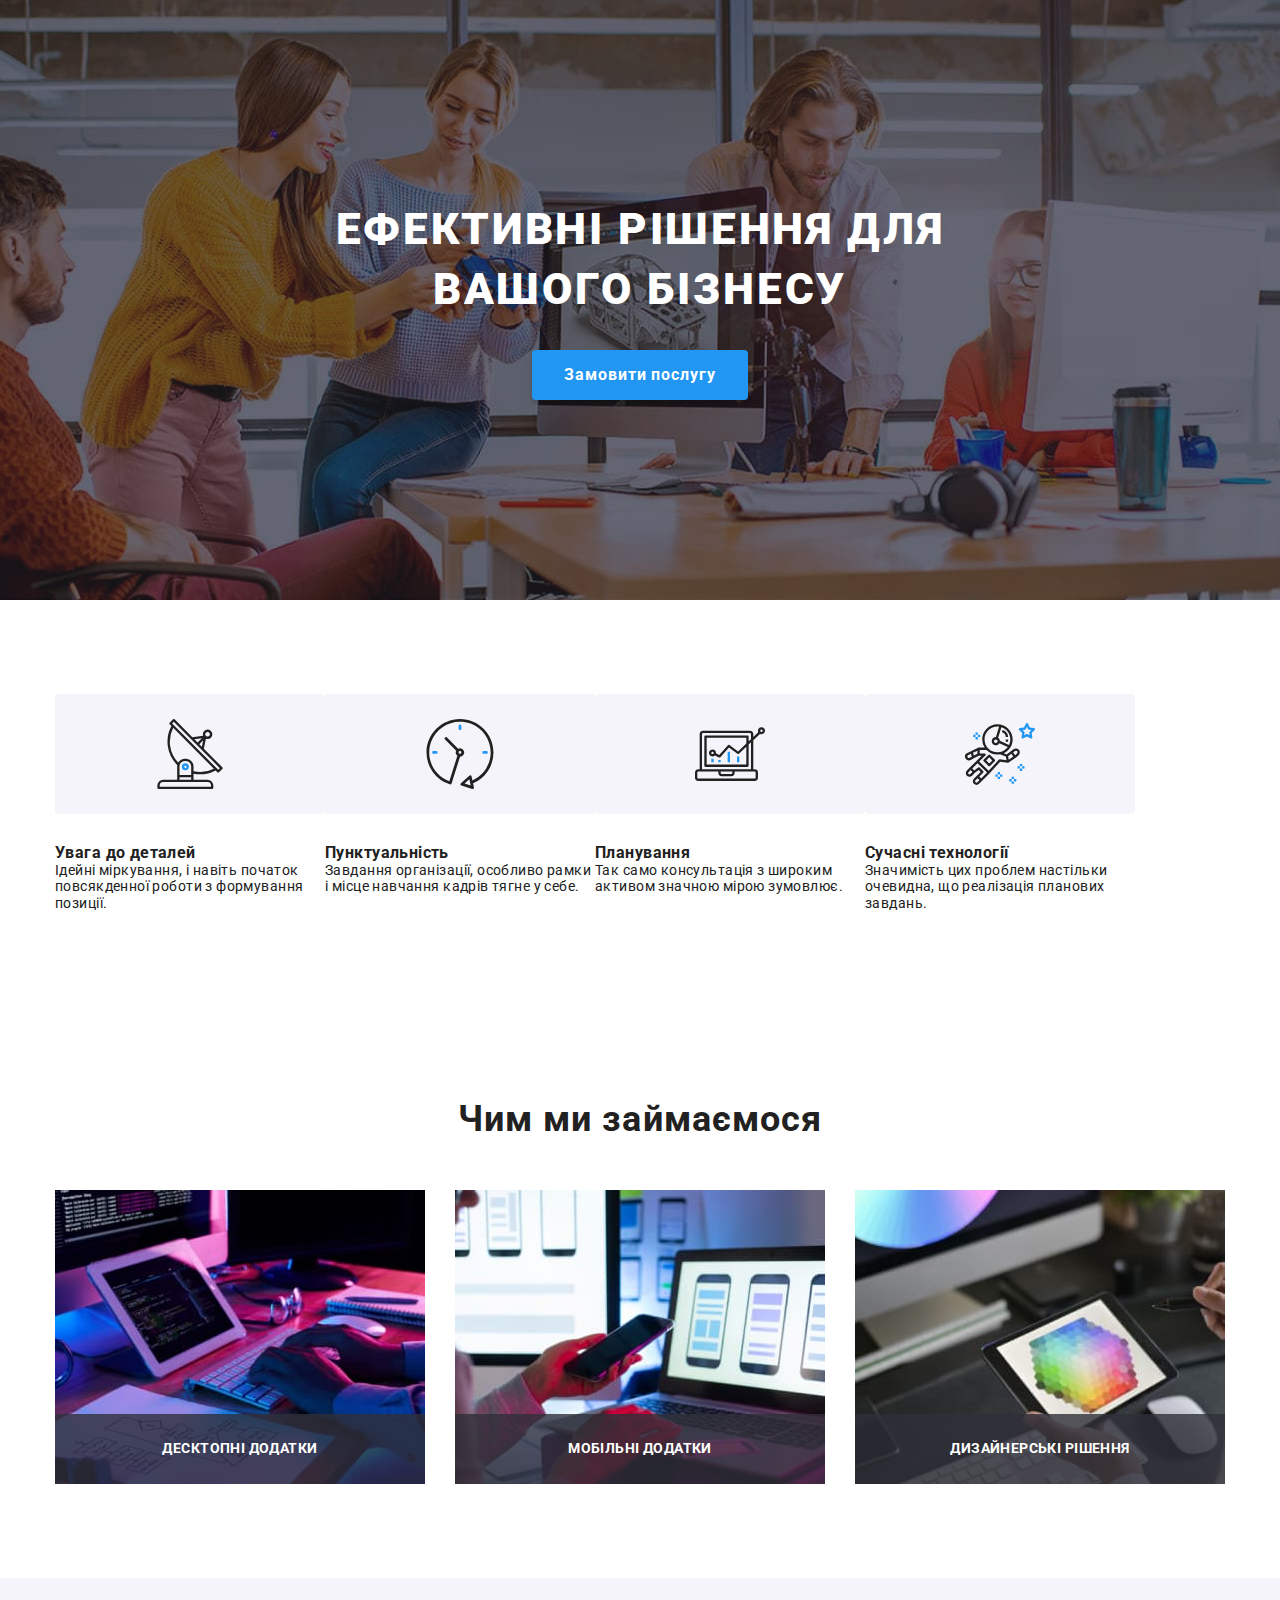
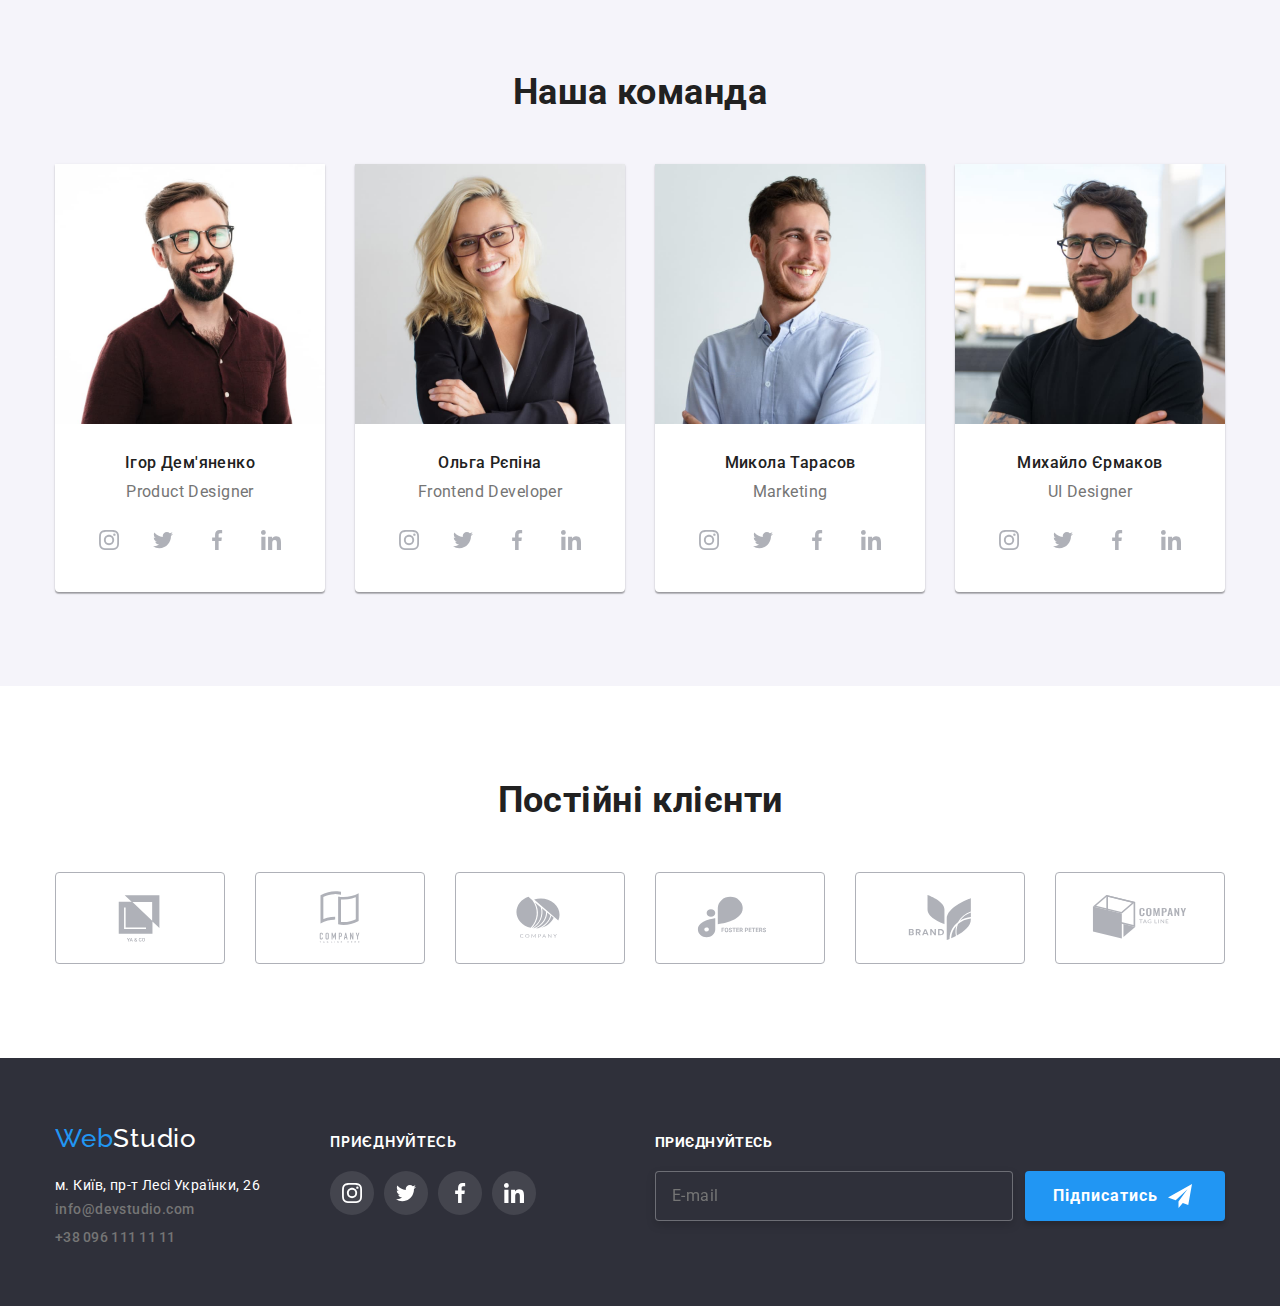
<file: index.html>
<!DOCTYPE html>
<html lang="uk">

<head>
    <meta charset="UTF-8">
    <meta
        http-equiv="X-UA-Compatible"
        content="IE=edge"
    >
    <meta
        name="viewport"
        content="width=device-width, initial-scale=1.0"
    >
    <title>WebStudio</title>
    <link
        rel="preconnect"
        href="https://fonts.googleapis.com"
    >
    <link
        rel="preconnect"
        href="https://fonts.gstatic.com"
        crossorigin
    >
    <link
        href="https://fonts.googleapis.com/css2?family=Raleway:wght@700&family=Roboto:wght@400;500;700;900&display=swap"
        rel="stylesheet"
    >
    
    <link
        rel="stylesheet"
        href="./css/main.min.css"
    >
   

</head>

<body class="body">
    <header hidden class="header">
        <div class="container header-container">
            <nav class="navigation">
                <a
                    href="./index.html"
                    class="logo"
                ><span
                        class="logo__dark"
                    >Web</span>Studio</a>
                <ul class="nav">
                    <li class="nav__item"><a
                            href="./index.html"
                            class="nav__link  nav__link--active"
                        >Студія</a></li>
                    <li class="nav__item"><a
                            href="./portfolio.html"
                            class="nav__link"
                        >Портфоліо</a></li>
                    <li class="nav__item"><a
                            href="Контакти"
                            class="nav__link"
                        >Контакти</a></li>
                </ul>
            </nav>
                <ul class="contacts">
                    <li class="contacts__item"><a
                            href="mailto:info@devstudio.com"
                            class="contacts__link"
                        >
                            <svg
                                class="contacts__icon"
                                width="16"
                                height="12"
                            >
                                <use href="./image/icons.svg#icon-mail">

                                </use>
                            </svg>
                            info@devstudio.com</a></li>
                    <li class="contacts__item"><a
                            href="tel:+380961111111"
                            class="contacts__link"
                        >
                            <svg
                                class="contacts__icon"
                                width="10"
                                height="16"
                            >
                                <use href="./image/icons.svg#icon-smartphone">

                                </use>
                            </svg>
                            +38 096 111 11 11</a>
                    </li>
                </ul>
                <button class="button-menu js-open-menu"  type="button" aria-expanded="false" aria-controls="mobile-menu">
                    <svg width="40" hight="40">
                        <use href="./image/icons.svg#icon-menuburg"></use>
                    </svg>
                </button>
        </div>
    </header>
    <main>
        <section class="hero section ">
            <div class="container">
                <h1 class="hero__title">Ефективні рішення для вашого бізнесу</h1>
                <button
                    class="hero__button"
                    data-modal-open
                >Замовити послугу</button>
            </div>
            <div
                class="backdrop is-hidden"
                data-modal
            >
                <div class="modal">
                    <button
                        class="modal__button-close"
                        data-modal-close
                    >
                        <svg
                            class="modal__icon"
                            width="18"
                            height="18"
                        >
                            <use href="./image/icons.svg#icon-closed"> </use>
                        </svg>
                    </button>
                    <!-- Modal window -->

                    <strong class="modal__title">
                        Залиште свої дані, ми вам передзвонимо
                    </strong>
                    <form
                        name="registr"
                        id="modal-form"
                    >
                        <div
                            role="group"
                            aria-labelledby="modal-form"
                            class="info"
                        >
                            <div class="modal__case">
                                <label
                                    class="modal__label-title"
                                    for="name"
                                >Ім'я</label>
                                <input
                                    type="text"
                                    name="name"
                                    id="name"
                                    class="modal__input"
                                >
                                <svg class="model__icon">
                                    <use href="./image/icons.svg#icon-person"></use>
                                </svg>
                            </div>
                            <div class="modal__case">
                                <label
                                    class="modal__label-title"
                                    for="tel"
                                >Телефон</label>
                                <input
                                    type="text"
                                    name="tel"
                                    id="tel"
                                    class="modal__input"
                                >
                                <svg class="model__icon">
                                    <use href="./image/icons.svg#icon-phone"></use>
                                </svg>
                            </div>
                            <div class="modal__case">
                                <label
                                    class="modal__label-title"
                                    for="mail"
                                >Пошта</label>
                                <input
                                    type="text"
                                    name="email"
                                    id="mail"
                                    class="modal__input"
                                >
                                <svg class="model__icon">
                                    <use href="./image/icons.svg#icon-emaili"></use>
                                </svg>
                            </div>
                            <div class="modal__case">
                                <label
                                    class="modal__label-title"
                                    for="comment"
                                >Коментар</label>
                                <textarea
                                    class="modal__comment"
                                    name="comment"
                                    id="comment"
                                    placeholder="Введіть текст"
                                ></textarea>
                            </div>
                        </div>
                        <label
                            for="condition"
                            class="modal__check-label"
                        >
                            <input
                                type="checkbox"
                                name="condition"
                                id="condition"
                                class="modal__check-input"
                            >
                            <svg class="modal__check-icon">
                                <use
                                    class="model__icon-unchek"
                                    href="./image/icons.svg#icon-Vector"
                                ></use>
                                <use
                                    class="model__icon-chek"
                                    href="./image/icons.svg#icon-icon-check"
                                ></use>
                            </svg>
                            <span class="ckeck">Погоджуюся з розсилкою та приймаю</span>
                            <a
                                href="#"
                                class="condition"
                            >Умови договору</a>
                        </label>
                        <button
                            type="submit"
                            class="modal__button modal__send"
                        >Відправити</button>
                    </form>
                </div>
            </div>
        </section>
        <section class="section advantage">
            <div class="container">
                <h2 class="hidden">Наші особливості</h2>
                <ul class="advantages">
                    <li class="advantages__item">
                        <div class="edge__case">
                            <svg
                                width="70"
                                height="70"
                            >
                                <use href="./image/icons.svg#icon-antenna-1">

                                </use>
                            </svg>
                        </div>
                        <h3 class="advantages__title">Увага до деталей</h3>
                        <p class="advantages__text">Ідейні міркування, і навіть початок повсякденної роботи з формування
                            позиції.</p>
                    </li>
                    <li class="advantages__item">
                        <div class="edge__case">
                            <svg
                                width="70"
                                height="70"
                            >
                                <use href="./image/icons.svg#icon-clock-1">

                                </use>
                            </svg>
                        </div>
                        <h3 class="advantages__title">Пунктуальність</h3>
                        <p class="advantages__text">Завдання організації, особливо рамки і місце навчання кадрів тягне у
                            себе.</p>
                    </li>
                    <li class="advantages__item">
                        <div class="edge__case">
                            <svg
                                width="70"
                                height="70"
                            >
                                <use href="./image/icons.svg#icon-diagram-1">

                                </use>
                            </svg>
                        </div>
                        <h3 class="advantages__title">Планування</h3>
                        <p class="advantages__text">Так само консультація з широким активом значною мірою зумовлює.</p>
                    </li>
                    <li class="advantages__item">
                        <div class="edge__case">
                            <svg
                                width="70"
                                height="70"
                            >
                                <use href="./image/icons.svg#icon-astronaut-1">

                                </use>
                            </svg>
                        </div>
                        <h3 class="advantages__title">Сучасні технології</h3>
                        <p class="advantages__text">Значимість цих проблем настільки очевидна, що реалізація планових
                            завдань.</p>
                    </li>
                </ul>
            </div>
        </section>

        <section class="proceedings section">
            <div class="container">
                <h2 class="work">Чим ми займаємося</h2>
                <ul class="photo">
                    <li class="photo__item photo__item-img">
                        <img
                            src="./image/laptop.jpg"
                            alt="набор тексту"
                            width="370"
                            height="294"
                        />
                        <p class="coments__img">Десктопні додатки</p>
                    </li>
                    <li class="photo__item photo__item-img">
                        <img
                            src="./image/telefon.jpg"
                            alt="порівняння"
                            width="370"
                            height="294"
                        />
                        <p class="coments__img">Мобільні додатки</p>
                    </li>
                    <li class="photo__item photo__item-img">
                        <img
                            src="./image/planshet.jpg"
                            alt="дізайн"
                            width="370"
                            height="294"
                        />
                        <p class="coments__img">Дизайнерські рішення</p>
                    </li>
                </ul>
            </div>
        </section>
        <section class="team section">
            <div class="container">
                <h2 class="section__title">Наша команда</h2>
                <ul class="team__list">
                    <li class="team__list-item team__img">
                        <img
                            src="./image/ihordemyanenko.jpg"
                            alt="Ігор Дем'яненко"
                            width="270"
                            height="260"
                        />
                        <div class="team__wrapper">
                            <h3 class="workers">Ігор Дем'яненко</h3>
                            <p
                                lang="en"
                                class="workers__list"
                            >Product Designer</p>
                            <ul class="social">
                                <li> <a
                                        href=""
                                        class="social__link"
                                    >
                                        <svg
                                            class="social__link-icon"
                                            width="20"
                                            height="20"
                                        >
                                            <use href="./image/icons.svg#icon-instagram-2">

                                            </use>
                                        </svg>
                                    </a></li>
                                <li>
                                    <a
                                        href=""
                                        class="social__link"
                                    >
                                        <svg
                                            class="social__link-icon"
                                            width="20"
                                            height="20"
                                        >
                                            <use href="./image/icons.svg#icon-twitter-1">

                                            </use>
                                        </svg>
                                    </a>
                                </li>
                                <li>
                                    <a
                                        href=""
                                        class="social__link"
                                    >
                                        <svg
                                            class="social__link-icon"
                                            width="20"
                                            height="20"
                                        >
                                            <use href="./image/icons.svg#icon-facebook-1">

                                            </use>
                                        </svg>
                                    </a>
                                </li>
                                <li>
                                    <a
                                        href=""
                                        class="social__link"
                                    >
                                        <svg
                                            class="social__link-icon"
                                            width="20"
                                            height="20"
                                        >
                                            <use href="./image/icons.svg#icon-linkedin-1">

                                            </use>
                                        </svg>
                                    </a>
                                </li>
                            </ul>
                        </div>
                    </li>
                    <li class="team__list-item team__img">
                        <img
                            src="./image/olharepina.jpg"
                            alt="Ольга Рєпіна"
                            width="270"
                            height="260"
                        />
                        <div class="team__wrapper">
                            <h3 class="workers">Ольга Рєпіна</h3>
                            <p
                                lang="en"
                                class="workers__list"
                            >Frontend Developer</p>
                            <ul class="social">
                                <li> <a
                                        href=""
                                        class="social__link"
                                    >
                                        <svg
                                            class="social__link-icon"
                                            width="20"
                                            height="20"
                                        >
                                            <use href="./image/icons.svg#icon-instagram-2">

                                            </use>
                                        </svg>
                                    </a></li>
                                <li>
                                    <a
                                        href=""
                                        class="social__link"
                                    >
                                        <svg
                                            class="social__link-icon"
                                            width="20"
                                            height="20"
                                        >
                                            <use href="./image/icons.svg#icon-twitter-1">

                                            </use>
                                        </svg>
                                    </a>
                                </li>
                                <li>
                                    <a
                                        href=""
                                        class="social__link"
                                    >
                                        <svg
                                            class="social__link-icon"
                                            width="20"
                                            height="20"
                                        >
                                            <use href="./image/icons.svg#icon-facebook-1">

                                            </use>
                                        </svg>
                                    </a>
                                </li>
                                <li>
                                    <a
                                        href=""
                                        class="social__link"
                                    >
                                        <svg
                                            class="social__link-icon"
                                            width="20"
                                            height="20"
                                        >
                                            <use href="./image/icons.svg#icon-linkedin-1">

                                            </use>
                                        </svg>
                                    </a>
                                </li>
                            </ul>
                        </div>
                    </li>
                    <li class="team__list-item team__img">
                        <img
                            src="./image/mykolatarasov.jpg"
                            alt="Микола Тарасов"
                            width="270"
                            height="260"
                        />
                        <div class="team__wrapper">
                            <h3 class="workers ">Микола Тарасов</h3>
                            <p
                                lang="en"
                                class="workers__list"
                            >Marketing</p>
                            <ul class="social">
                                <li> <a
                                        href=""
                                        class="social__link"
                                    >
                                        <svg
                                            class="social__link-icon"
                                            width="20"
                                            height="20"
                                        >
                                            <use href="./image/icons.svg#icon-instagram-2">

                                            </use>
                                        </svg>
                                    </a></li>
                                <li>
                                    <a
                                        href=""
                                        class="social__link"
                                    >
                                        <svg
                                            class="social__link-icon"
                                            width="20"
                                            height="20"
                                        >
                                            <use href="./image/icons.svg#icon-twitter-1">

                                            </use>
                                        </svg>
                                    </a>
                                </li>
                                <li>
                                    <a
                                        href=""
                                        class="social__link"
                                    >
                                        <svg
                                            class="social__link-icon"
                                            width="20"
                                            height="20"
                                        >
                                            <use href="./image/icons.svg#icon-facebook-1">

                                            </use>
                                        </svg>
                                    </a>
                                </li>
                                <li>
                                    <a
                                        href=""
                                        class="social__link"
                                    >
                                        <svg
                                            class="social__link-icon"
                                            width="20"
                                            height="20"
                                        >
                                            <use href="./image/icons.svg#icon-linkedin-1">

                                            </use>
                                        </svg>
                                    </a>
                                </li>
                            </ul>
                        </div>
                    </li>
                    <li class="team__list-item team__img">
                        <img
                            src="./image/myhayloermakov.jpg"
                            alt="Михайло Єрмаков"
                            width="270"
                            height="260"
                        />
                        <div class="team__wrapper">
                            <h3 class="workers">Михайло Єрмаков</h3>
                            <p
                                lang="en"
                                class="workers__list"
                            >UI Designer</p>
                            <ul class="social">
                                <li> <a
                                        href=""
                                        class="social__link"
                                    >
                                        <svg
                                            class="social__link-icon"
                                            width="20"
                                            height="20"
                                        >
                                            <use href="./image/icons.svg#icon-instagram-2">

                                            </use>
                                        </svg>
                                    </a></li>
                                <li>
                                    <a
                                        href=""
                                        class="social__link"
                                    >
                                        <svg
                                            class="social__link-icon"
                                            width="20"
                                            height="20"
                                        >
                                            <use href="./image/icons.svg#icon-twitter-1">

                                            </use>
                                        </svg>
                                    </a>
                                </li>
                                <li>
                                    <a
                                        href=""
                                        class="social__link"
                                    >
                                        <svg
                                            class="social__link-icon"
                                            width="20"
                                            height="20"
                                        >
                                            <use href="./image/icons.svg#icon-facebook-1">

                                            </use>
                                        </svg>
                                    </a>
                                </li>
                                <li>
                                    <a
                                        href=""
                                        class="social__link"
                                    >
                                        <svg
                                            class="social__link-icon"
                                            width="20"
                                            height="20"
                                        >
                                            <use href="./image/icons.svg#icon-linkedin-1">

                                            </use>
                                        </svg>
                                    </a>
                                </li>
                            </ul>
                        </div>
                    </li>
                </ul>
            </div>
        </section>
        <section class="section">
            <div class="container">
                <h2 class="section__title">Постійні клієнти</h2>
                <ul class="clients">
                    <li>
                        <a
                            href=""
                            class="clients__link"
                        >
                            <svg
                                class="client__link-icon"
                                width="106"
                                height="60"
                            >
                                <use href="./image/icons.svg#icon-Logo-7">

                                </use>
                            </svg>
                        </a>
                    </li>
                    <li>
                        <a
                            href=""
                            class="clients__link"
                        >
                            <svg
                                class="client__link-icon"
                                width="106"
                                height="60"
                            >
                                <use href="./image/icons.svg#icon-Logo-8">

                                </use>
                            </svg>
                        </a>
                    </li>
                    <li>
                        <a
                            href=""
                            class="clients__link"
                        >
                            <svg
                                class="client__link-icon"
                                width="106"
                                height="60"
                            >
                                <use href="./image/icons.svg#icon-Logo-9">

                                </use>
                            </svg>
                        </a>
                    </li>
                    <li>
                        <a
                            href=""
                            class="clients__link"
                        >
                            <svg
                                class="client__link-icon"
                                width="106"
                                height="60"
                            >
                                <use href="./image/icons.svg#icon-Logo-10">

                                </use>
                            </svg>
                        </a>
                    </li>
                    <li>
                        <a
                            href=""
                            class="clients__link"
                        >
                            <svg
                                class="client__link-icon"
                                width="106"
                                height="60"
                            >
                                <use href="./image/icons.svg#icon-Logo-11">

                                </use>
                            </svg>
                        </a>
                    </li>
                    <li>
                        <a
                            href=""
                            class="clients__link"
                        >
                            <svg
                                class="client__link-icon"
                                width="106"
                                height="60"
                            >
                                <use href="./image/icons.svg#icon-Logo-12">

                                </use>
                            </svg>
                        </a>
                    </li>
                </ul>
            </div>
        </section>
    </main>
    <footer class="footer">
        <div class="container footer__content">
            <div class="footer__adress">
                <a
                    href="./index.html"
                    class="footer__link footer__logo"
                ><span
                        lang="en"
                        class="logo--foot"
                    >Web</span>Studio</a>
                <address class="address">
                    <ul class="addres__list">
                        <li class="address__item">
                            <a
                                href="https://goo.gl/maps/JDyTZf5CpsnDGQFk7"
                                target="_blank"
                                rel="noopener noreferrer"
                                class="address__loc"
                            >м. Київ, пр-т Лесі Українки, 26</a>
                        </li>
                        <li class="address__item">
                            <a
                                href="mailto:info@devstudio.com"
                                class="address__link address__link--mail"
                            >info@devstudio.com</a>
                        </li>
                        <li class="address__item">
                            <a
                                href="tel:+380961111111"
                                class="address__link address__link--tel"
                            >+38 096 111 11 11</a>
                        </li>
                    </ul>
                </address>
            </div>
            <div class="footer__link">
                <h2 class="footer__title">Приєднуйтесь</h2>
                <ul class="footer__social">
                    <li class="address__item">
                        <a
                            class="socials__link"
                            target="_blank"
                            rel="noopener noreferrer"
                            href=""
                        >
                            <svg
                                class="socials__icon"
                                width="20"
                                height="20"
                            >
                                <use href="./image/icons.svg#icon-instagram-2"></use>
                            </svg>
                        </a>
                    </li>
                    <li class="address__item">
                        <a
                            class="socials__link"
                            target="_blank"
                            rel="noopener noreferrer"
                            href=""
                        >
                            <svg
                                class="socials__icon"
                                width="20"
                                height="20"
                            >
                                <use href="./image/icons.svg#icon-twitter-1"></use>
                            </svg>
                        </a>
                    </li>
                    <li class="address__item">
                        <a
                            class="socials__link"
                            target="_blank"
                            rel="noopener noreferrer"
                            href=""
                        >
                            <svg
                                class="socials__icon"
                                width="20"
                                height="20"
                            >
                                <use href="./image/icons.svg#icon-facebook-1"></use>
                            </svg>
                        </a>
                    </li>
                    <li class="address__item">
                        <a
                            class="socials__link"
                            target="_blank"
                            rel="noopener noreferrer"
                            href=""
                        >
                            <svg
                                class="socials__icon"
                                width="20"
                                height="20"
                            >
                                <use href="./image/icons.svg#icon-linkedin-1"></use>
                            </svg>
                        </a>
                    </li>
                </ul>
            </div>
            <div class="footer__email">
                <h2 class="footer__title">Приєднуйтесь</h2>
                <form class="footer__subscribe">
                    <input
                        type="email"
                        class="footer__mail"
                        name="subsribe-name"
                        required
                        placeholder="E-mail"
                    >
                    <button
                        type="submit"
                        class="footer__button"
                    >Підписатись
                        <svg class="footer__icon">
                            <use href="./image/icons.svg#icon-icon-send"></use>
                        </svg>
                    </button>
                </form>
            </div>
        </div>
    </footer>
    <!-- <script src="./js/mobile-menu.js"></script> -->
    <script src="./js/modal.js"></script>
</body>

</html>
</file>
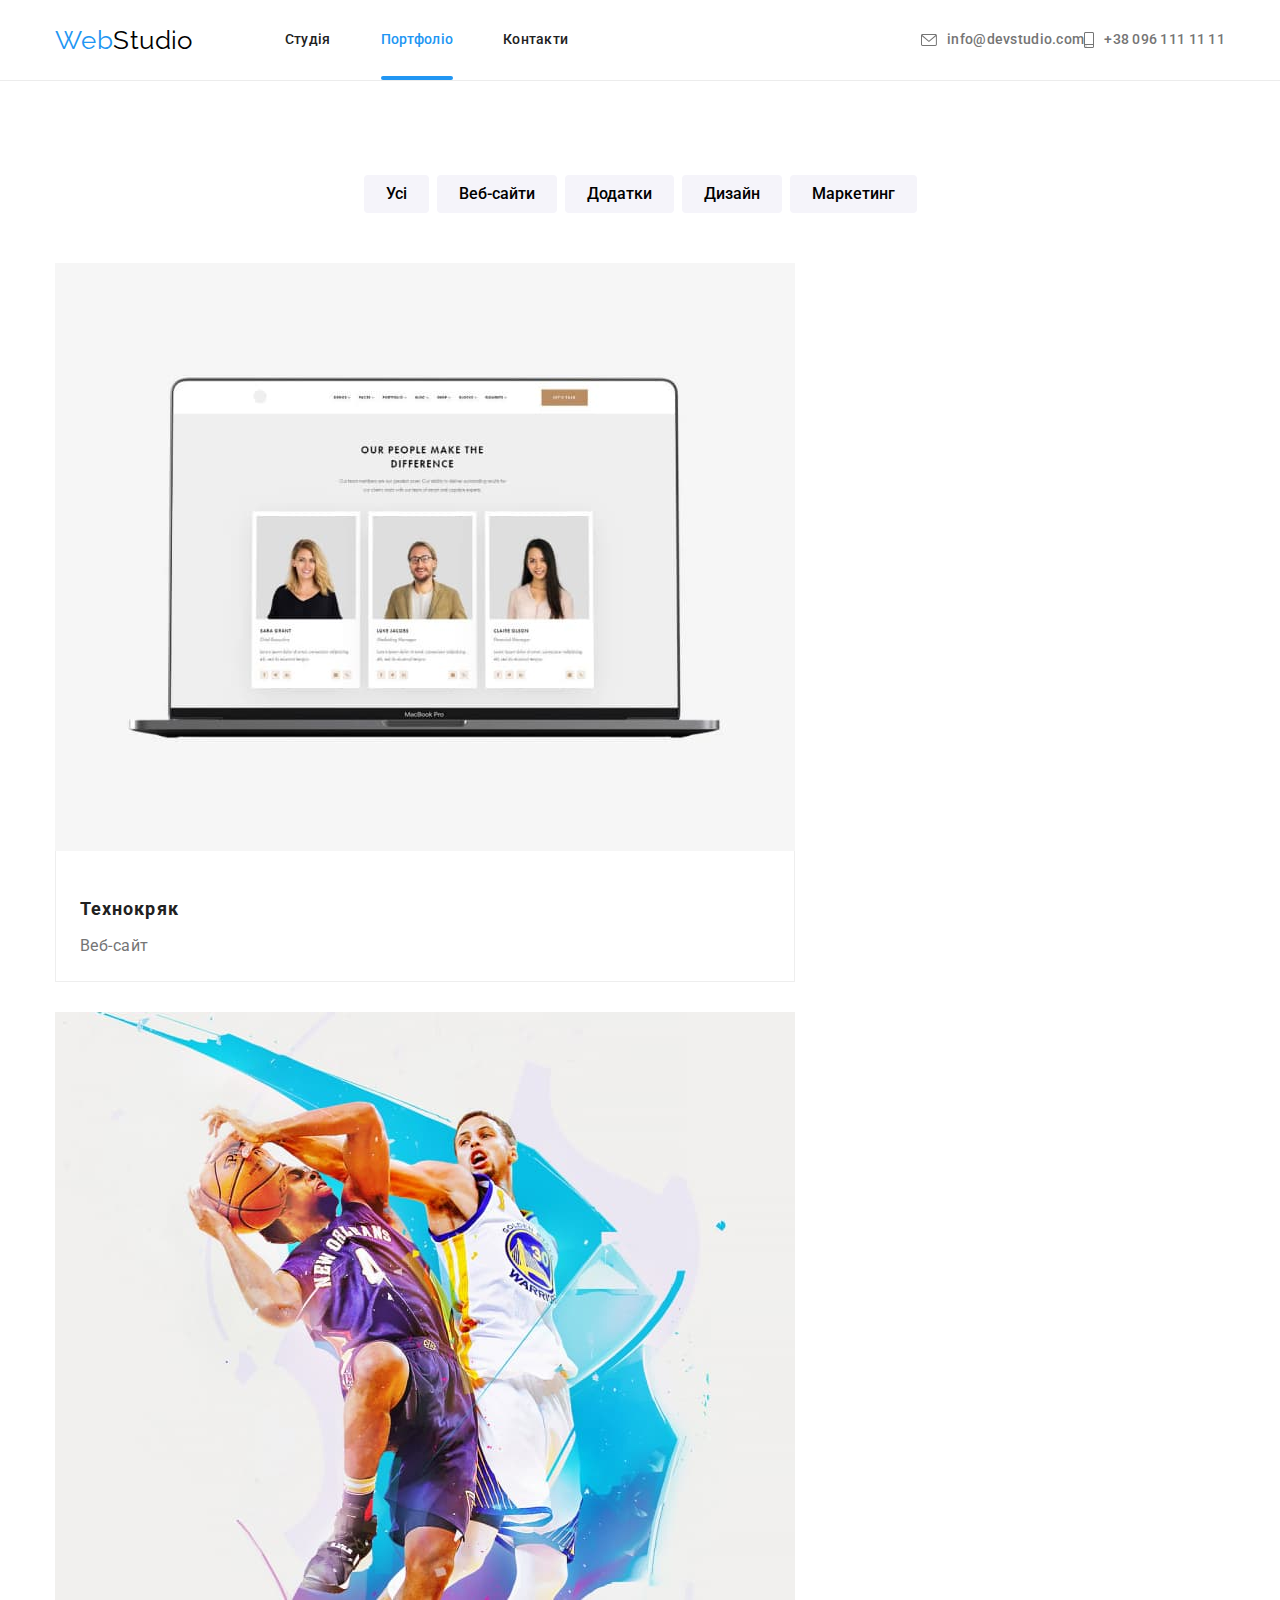
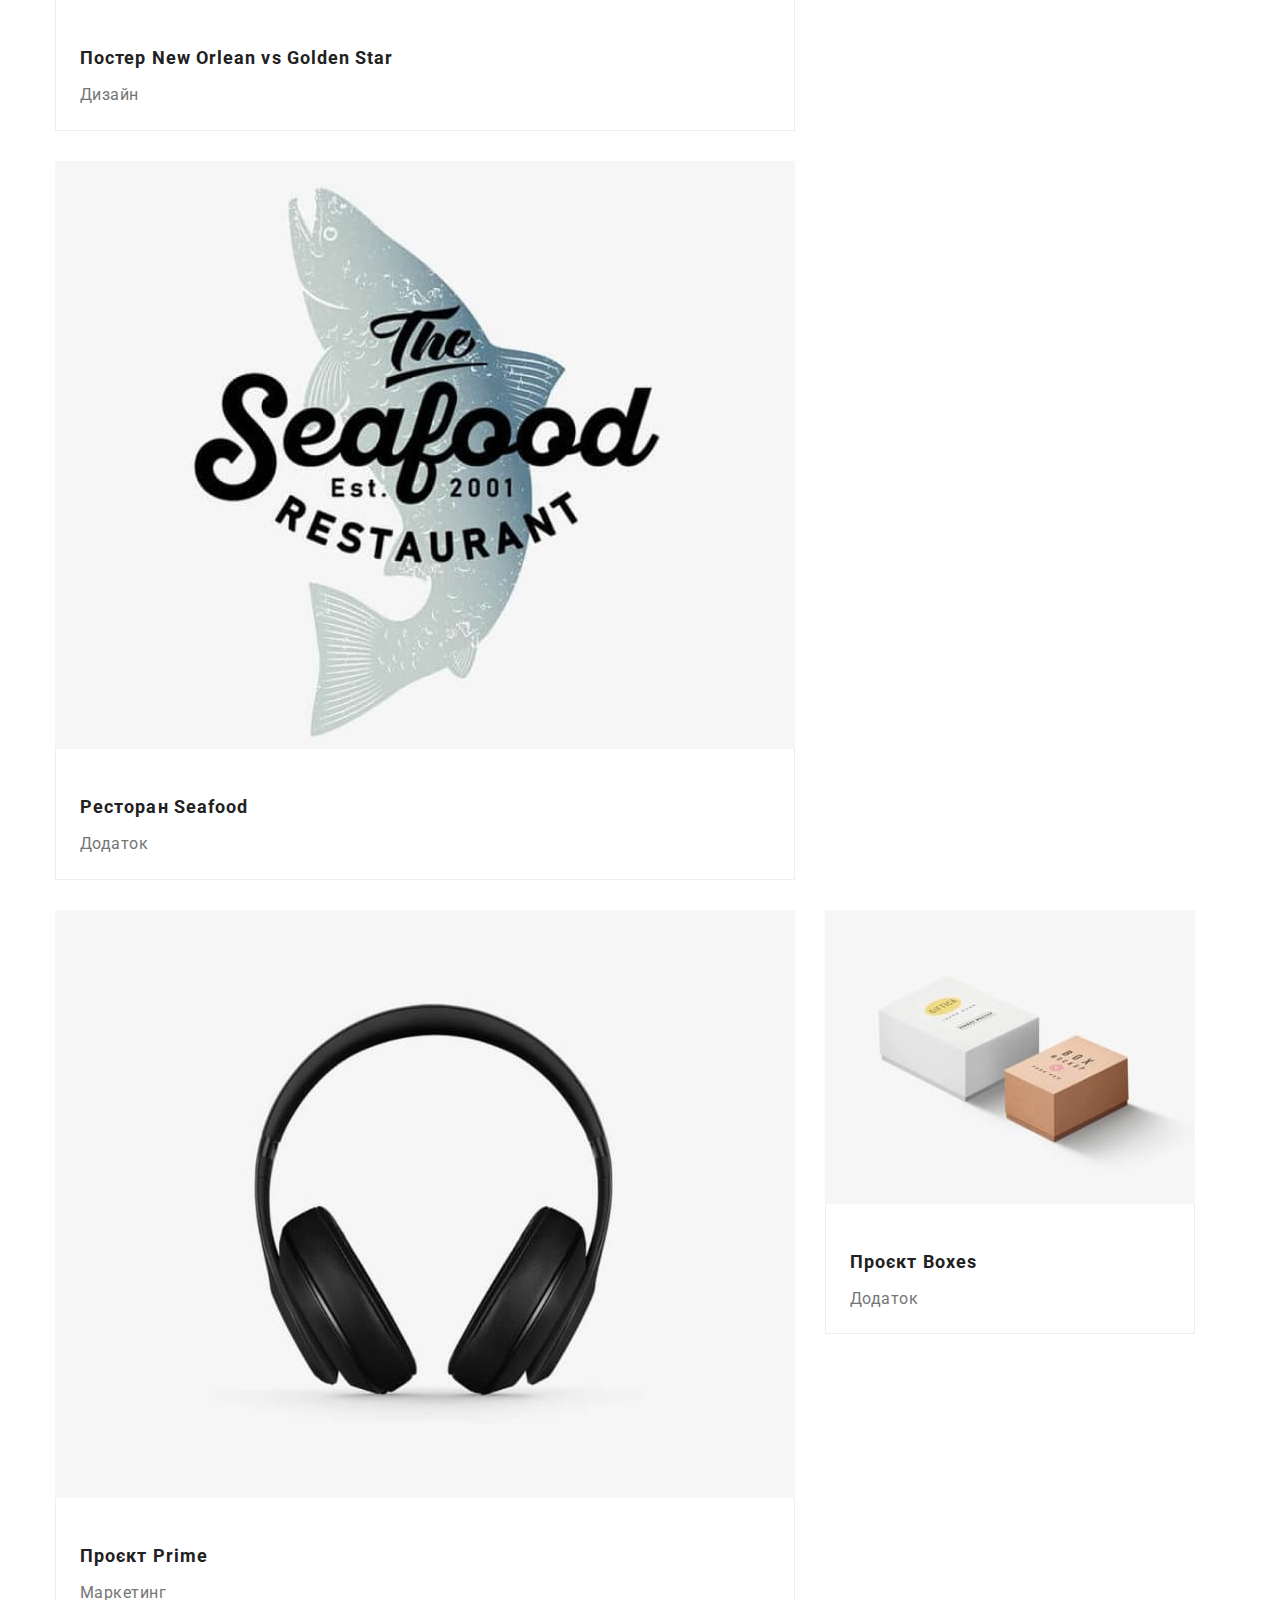
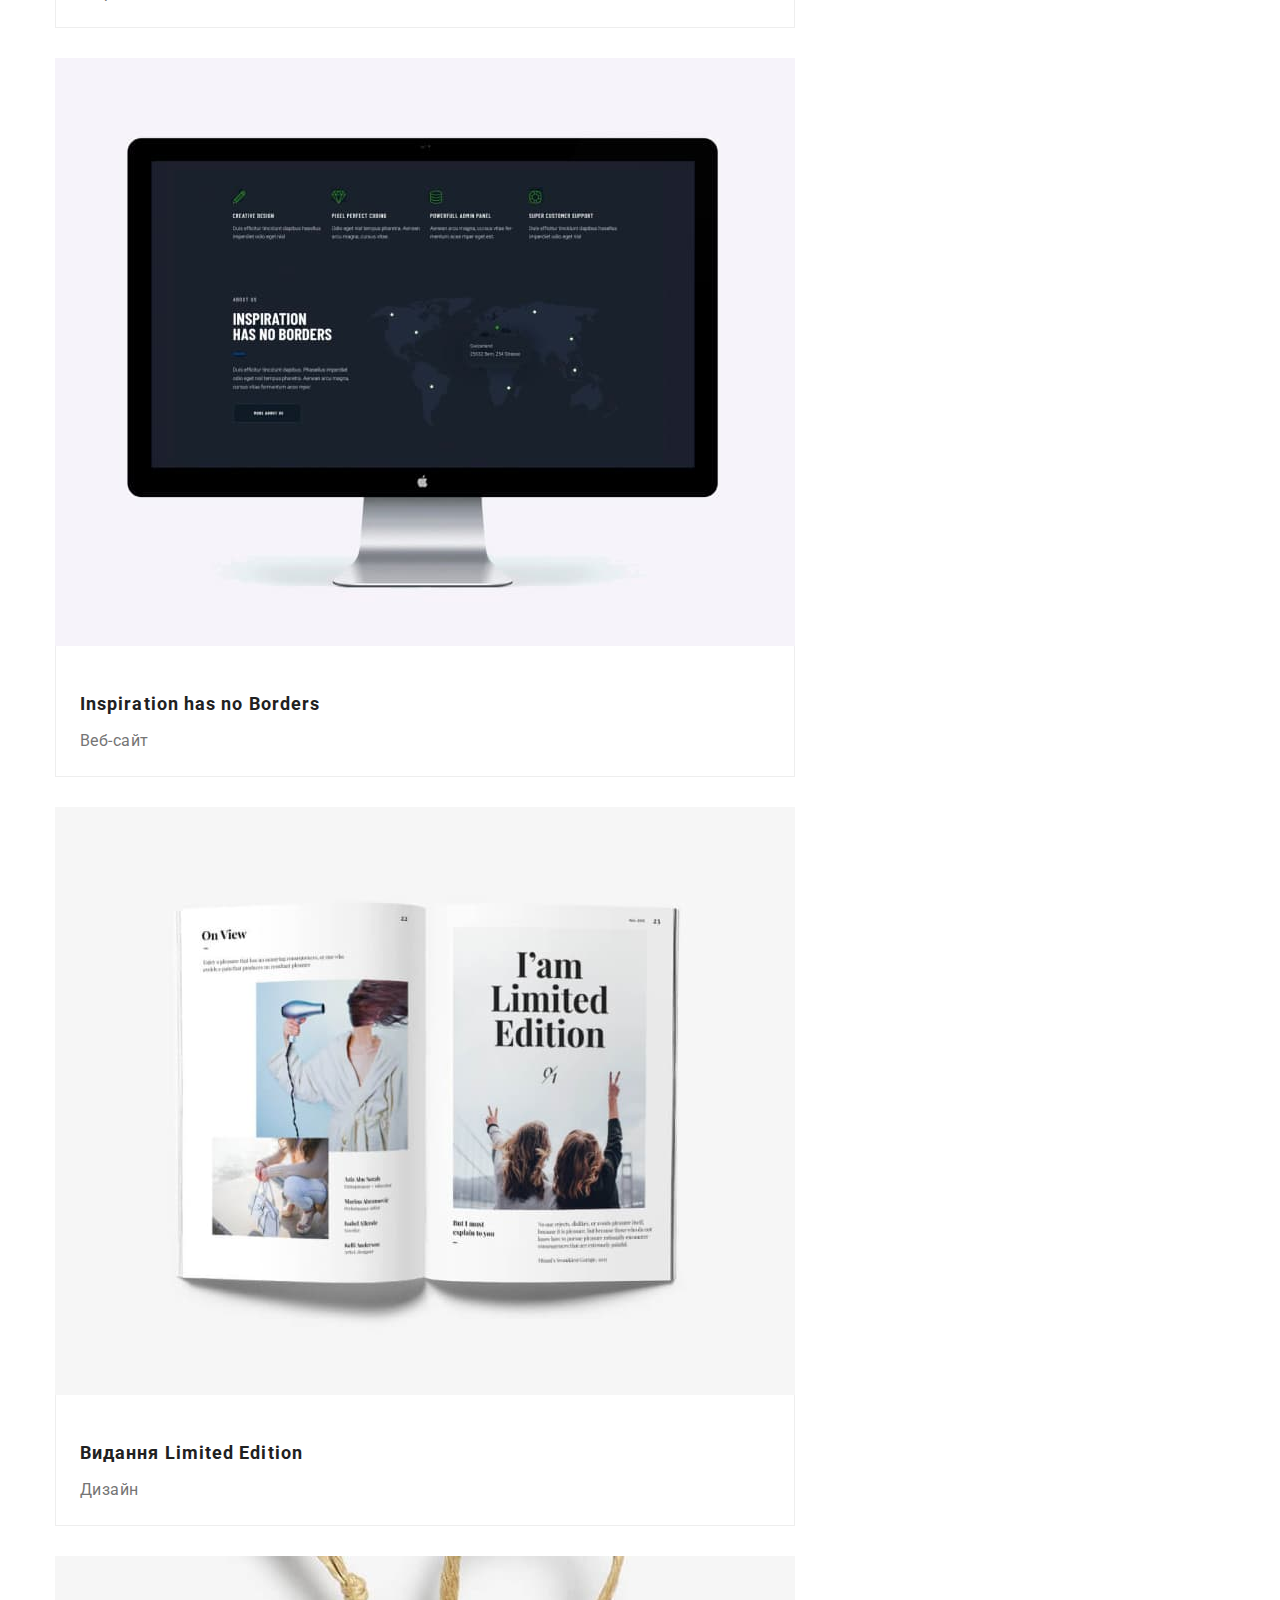
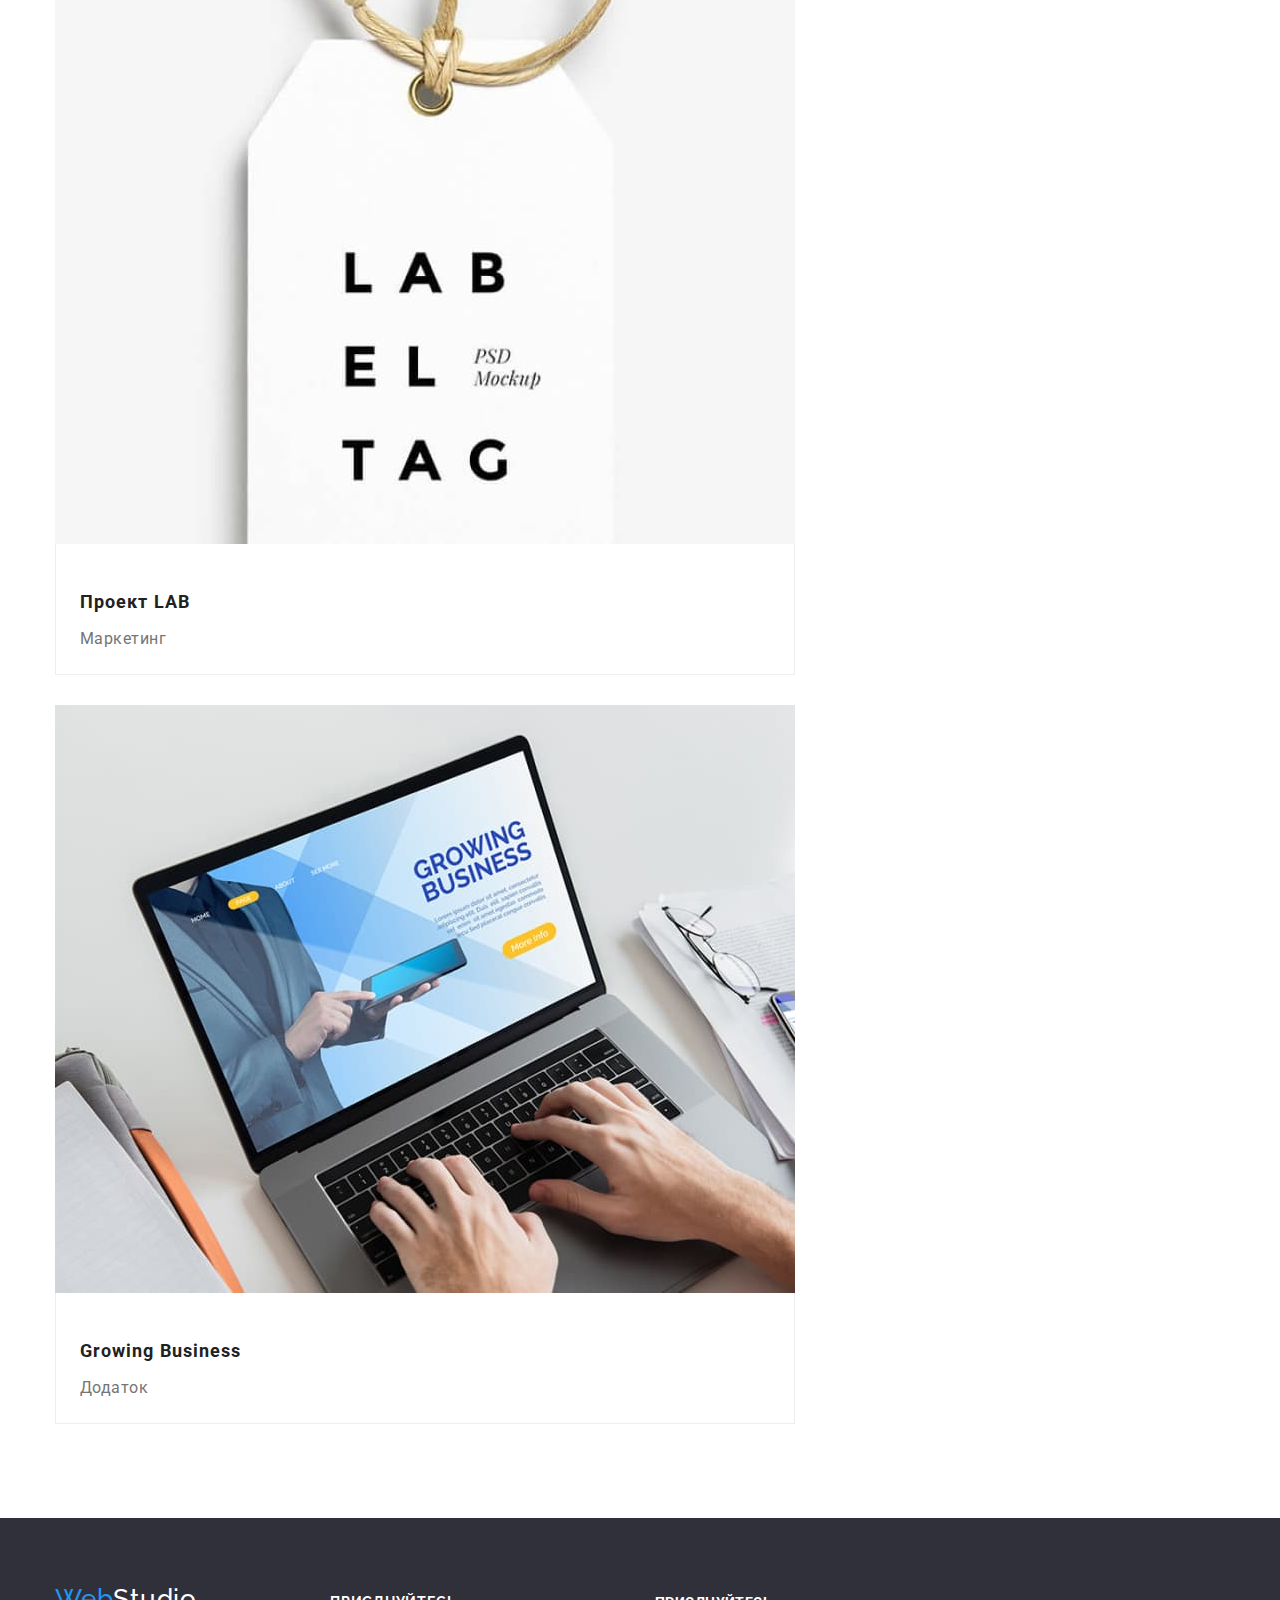
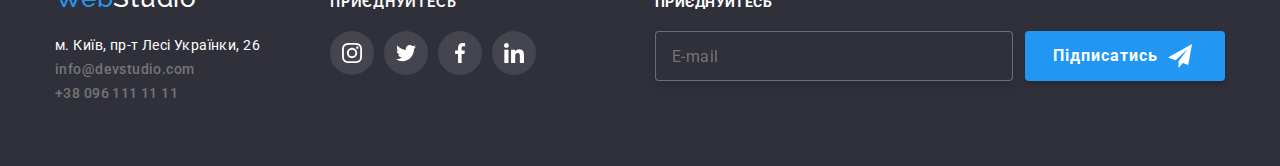
<file: portfolio.html>
<!DOCTYPE html>
<html lang="uk">
<head>
    <meta charset="UTF-8">
    <meta http-equiv="X-UA-Compatible" content="IE=edge">
    <meta name="viewport" content="width=device-width, initial-scale=1.0">
    <title>Portfolio</title>
    <link rel="preconnect" href="https://fonts.googleapis.com">
    <link rel="preconnect" href="https://fonts.gstatic.com" crossorigin>
    <link href="https://fonts.googleapis.com/css2?family=Raleway:wght@700&family=Roboto:wght@400;500;700;900&display=swap" rel="stylesheet">
    <link rel="stylesheet" href="./css/main.min.css">
   
  
</head>
<body class="body">
    <header class="header">
        <div class="container header-container">
            <nav class="navigation">
                <a href="./index.html" class="logo"><span class="logo__dark">Web</span>Studio</a>
                <ul class="nav">
                    <li class="nav__item"><a href="./index.html" class="nav__link">Студія</a></li>
                    <li class="nav__item"><a href="./portfolio.html" class="nav__link  nav__link--active">Портфоліо</a></li>
                    <li class="nav__item"><a href="Контакти" class="nav__link">Контакти</a></li>
                </ul>
            </nav>
            <ul class="contacts">
                <li class="contacts__item"><a href="mailto:info@devstudio.com" class="contacts__link">
                        <svg class="contacts__icon" width="16" height="12">
                            <use href="./image/icons.svg#icon-mail">
    
                            </use>
                        </svg>
                        info@devstudio.com</a></li>
                <li class="contacts__item"><a href="tel:+380961111111" class="contacts__link">
                        <svg class="contacts__icon" width="10" height="16">
                            <use href="./image/icons.svg#icon-smartphone">
    
                            </use>
                        </svg>
                        +38 096 111 11 11</a>
    
                </li>
            </ul>
        </div>
    </header>
    <main>
        <section class="section">
            <div class="container">
            <h1 class="hidden">Проєкти</h1>
                <ul class="button__list">
                    <li class="button__item"><button type="button" class="button__nav">Усі </button>
                    </li>
                    <li class="button__item"><button type="button" class="button__nav">Веб-сайти</button>
                    </li>
                    <li class="button__item"><button type="button" class="button__nav">Додатки</button>
                    </li>
                    <li class="button__item"><button type="button" class="button__nav">Дизайн</button>
                    </li>
                    <li class="button__item"><button type="button" class="button__nav">Маркетинг</button>
                    </li>
                </ul>
              <ul class="projects__list">
                <li class="projects__photo">
                    <div class="work__list">
                    <img src="./image/noteboock.jpg" alt="Ноутбук" width="370" height="294">
                  <div class="work__text">
                    <p>Ресурс пропонує комплексні пропозиції з різним рівнем функціоналу та сервісів. Все це дозволить відвідувачу отримати
                        вичерпні відомості про компанію чи приватну особу.</p>
                  </div>
                    </div>
                       <div class="projects__wrapper">
                        <h2 class="projects__title">Технокряк</h2>
                        <p class="projects__title-description">Веб-сайт</p>
                       </div>
                </li>
                <li class="projects__photo">
                    <div class="work__list">
                    <img src="./image/poster.jpg" alt="Постер" width="370" height="294">
                   <div class="work__text">
                    <p>Ресурс пропонує комплексні пропозиції з різним рівнем функціоналу та сервісів. Все це дозволить
                        відвідувачу
                        отримати
                        вичерпні відомості про компанію чи приватну особу.</p>
                   </div>
                        </div>
                       <div class="projects__wrapper">
                        <h2 class="projects__title">Постер New Orlean vs Golden Star</h2>
                        <p class="projects__title-description">Дизайн</p>
                       </div>
                </li>
                <li class="projects__photo">
                        <div class="work__list">
                    <img src="./image/seafood.jpg" alt="Ресторан Сифуд" width="370" height="294">
                        <div class="work__text">
                            <p>Ресурс пропонує комплексні пропозиції з різним рівнем функціоналу та сервісів. Все це дозволить
                                відвідувачу
                                отримати
                                вичерпні відомості про компанію чи приватну особу.</p>
                        </div>
                        </div>
                        <div class="projects__wrapper">
                            <h2 class="projects__title">Ресторан Seafood</h2>
                            <p class="projects__title-description">Додаток</p>
                        </div>
                </li>
                <li class="projects__photo">
                  <div class="work__list">
                    <img src="./image/headphone.jpg" alt="Навушники" width="370" height="294">
                    <div class="work__text">
                        <p>Ресурс пропонує комплексні пропозиції з різним рівнем функціоналу та сервісів. Все це дозволить
                            відвідувачу
                            отримати
                            вичерпні відомості про компанію чи приватну особу.</p>
                    </div>
                  </div>
                      <div class="projects__wrapper">
                        <h2 class="projects__title">Проєкт Prime</h2>
                        <p class="projects__title-description">Маркетинг</p>
                      </div>
                </li>
                <li class="projects__photo">
                   <div class="work__list">
                    <img src="./image/boxes.jpg" alt="Коробки" width="370" height="294">
                   <div class="work__text">
                    <p>Ресурс пропонує комплексні пропозиції з різним рівнем функціоналу та сервісів. Все це дозволить
                        відвідувачу
                        отримати
                        вичерпні відомості про компанію чи приватну особу.</p>
                   </div>
                   </div>
                       <div class="projects__wrapper">
                        <h2 class="projects__title">Проєкт Boxes</h2>
                        <p class="projects__title-description">Додаток</p>
                       </div>
                </li>
                <li class="projects__photo">
                    <div class="work__list">
                        <img src="./image/monitor.jpg" alt="Монітор" width="370" height="294">
                        <div class="work__text">
                            <p>Ресурс пропонує комплексні пропозиції з різним рівнем функціоналу та сервісів. Все це дозволить відвідувачу
                                отримати
                                вичерпні відомості про компанію чи приватну особу.</p>
                        </div>
                    </div>
                      <div class="projects__wrapper">
                        <h2 class="projects__title">Inspiration has no Borders</h2>
                        <p class="projects__title-description">Веб-сайт</p>
                      </div>
                </li>
                <li class="projects__photo">
                   <div class="work__list">
                    <img src="./image/limited-edition.jpg" alt="Журнал" width="370" height="294">
                  <div class="work__text">
                    <p>Ресурс пропонує комплексні пропозиції з різним рівнем функціоналу та сервісів. Все це дозволить відвідувачу
                        отримати
                        вичерпні відомості про компанію чи приватну особу.</p>
                  </div>
                   </div>
                        <div class="projects__wrapper">
                            <h2 class="projects__title">Видання Limited Edition </h2>
                            <p class="projects__title-description">Дизайн</p>
                        </div>
                </li>
                <li class="projects__photo">
                   <div class="work__list">
                    <img src="./image/lebeltag.jpg" alt="Бірка" width="370" height="294">
                   <div class="work__text">
                    <p>Ресурс пропонує комплексні пропозиції з різним рівнем функціоналу та сервісів. Все це дозволить відвідувачу
                        отримати
                        вичерпні відомості про компанію чи приватну особу.</p>
                   </div>
                   </div>
                      <div class="projects__wrapper">
                        <h2 class="projects__title">Проект LAB</h2>
                        <p class="projects__title-description">Маркетинг</p>
                      </div>
                </li>
                <li class="projects__photo">
                   <div class="work__list">
                    <img src="./image/typing-on-laptop.jpg" alt="Лептоп" width="370" height="294">
                      <div class="work__text">
                        <p>Ресурс пропонує комплексні пропозиції з різним рівнем функціоналу та сервісів. Все це дозволить
                            відвідувачу
                            отримати
                            вичерпні відомості про компанію чи приватну особу.</p>
                      </div>
                   </div>
                       <div class="projects__wrapper">
                        <h2 class="projects__title">Growing Business </h2>
                        <p class="projects__title-description">Додаток</p>
                       </div>
                </li>
            </ul>
        </div>
        </section>
    </main>
<footer class="footer">
    <div class="container footer__content">
        <div class="footer__adress">
            <a href="./index.html" class="footer__link footer__logo"><span lang="en"
                    class="logo--foot">Web</span>Studio</a>
            <address class="address">
                <ul class="addres__list">
                    <li class="address__item">
                        <a href="https://goo.gl/maps/JDyTZf5CpsnDGQFk7" target="_blank" rel="noopener noreferrer"
                            class="address__loc">м. Київ, пр-т Лесі Українки, 26</a>
                    </li>
                    <li class="address__item">
                        <a href="mailto:info@devstudio.com" class="address__link link--mail">info@devstudio.com</a>
                    </li>
                    <li class="address__item">
                        <a href="tel:+380961111111" class="address__link link--tel">+38 096 111 11 11</a>
                    </li>
                </ul>
            </address>
        </div>
        <div class="footer__link">
            <h2 class="footer__title">Приєднуйтесь</h2>
            <ul class="footer__social">
                <li class="address__item">
                    <a class="socials__link" target="_blank" rel="noopener noreferrer" href="">
                        <svg class="socials__icon" width="20" height="20">
                            <use href="./image/icons.svg#icon-instagram-2"></use>
                        </svg>
                    </a>
                </li>
                <li class="address__item">
                    <a class="socials__link" target="_blank" rel="noopener noreferrer" href="">
                        <svg class="socials__icon" width="20" height="20">
                            <use href="./image/icons.svg#icon-twitter-1"></use>
                        </svg>
                    </a>
                </li>
                <li class="address__item">
                    <a class="socials__link" target="_blank" rel="noopener noreferrer" href="">
                        <svg class="socials__icon" width="20" height="20">
                            <use href="./image/icons.svg#icon-facebook-1"></use>
                        </svg>
                    </a>
                </li>
                <li class="address__item">
                    <a class="socials__link" target="_blank" rel="noopener noreferrer" href="">
                        <svg class="socials__icon" width="20" height="20">
                            <use href="./image/icons.svg#icon-linkedin-1"></use>
                        </svg>
                    </a>
                </li>
            </ul>
        </div>
        <div class="footer__email">
            <h2 class="footer__title">Приєднуйтесь</h2>
            <form class="footer__subscribe">
                <input type="email" class="footer__mail" name="subsribe-name" required placeholder="E-mail">
                <button type="submit" class="footer__button">Підписатись
                    <svg class="footer__icon">
                        <use href="./image/icons.svg#icon-icon-send"></use>
                    </svg>
                </button>
            </form>
        </div>
    </div>
</footer>
<script src="./js/modal.js"></script>
</body>
</html>
</file>
<file: css/main.min.css>
:root{--primary-font: "Roboto", sans-serif;--secondary-font: "Raleway", sans-serif;--primary-text-white: #ffffff;--primary-text-blue: #2196f3;--accent-color: #2f303a;--accent-color-secondary: #f5f5f5;--accent-color-logo: #000000;--accent-color-link: #212121;--accen-color-proj-dir: #757575;--accent-colpr-btn-nav: #f5f4fa;--accent-color-contacts: rgba(255, 255, 255, 0.6);--accent-color-box-background: rgba(0, 0, 0, 0.15);--transituin-duration: 250ms;--timing-function: cubic-bezier(0.4, 0, 0.2, 1);--btn--color: rgba(33, 150, 243, 1)}/*! modern-normalize v1.1.0 | MIT License | https://github.com/sindresorhus/modern-normalize */*,::before,::after{-webkit-box-sizing:border-box;box-sizing:border-box}html{line-height:1.15;-webkit-text-size-adjust:100%;-moz-tab-size:4;-o-tab-size:4;tab-size:4}body{margin:0;font-family:system-ui,-apple-system,"Segoe UI",Roboto,Helvetica,Arial,sans-serif,"Apple Color Emoji","Segoe UI Emoji"}hr{height:0;color:inherit}abbr[title]{-webkit-text-decoration:underline dotted;text-decoration:underline dotted}b,strong{font-weight:bolder}code,kbd,samp,pre{font-family:ui-monospace,SFMono-Regular,Consolas,"Liberation Mono",Menlo,monospace;font-size:1em}small{font-size:80%}sub,sup{font-size:75%;line-height:0;position:relative;vertical-align:baseline}sub{bottom:-0.25em}sup{top:-0.5em}table{text-indent:0;border-color:inherit}button,input,optgroup,select,textarea{font-family:inherit;font-size:100%;line-height:1.15;margin:0}button,select{text-transform:none}button,[type=button],[type=reset],[type=submit]{-webkit-appearance:button}::-moz-focus-inner{border-style:none;padding:0}:-moz-focusring{outline:1px dotted ButtonText}:-moz-ui-invalid{box-shadow:none}legend{padding:0}progress{vertical-align:baseline}::-webkit-inner-spin-button,::-webkit-outer-spin-button{height:auto}[type=search]{-webkit-appearance:textfield;outline-offset:-2px}::-webkit-search-decoration{-webkit-appearance:none}::-webkit-file-upload-button{-webkit-appearance:button;font:inherit}summary{display:list-item}body{font-family:var(--primary-font);font-size:14px;letter-spacing:.03em;color:var(--accent-color-link)}h1,h2,h3,h4,h5,h6,p{margin:0}ul,ol{list-style:none;padding:0;margin:0}a{text-decoration:none}img{display:block;width:100%;height:auto}input{outline:rgba(0,0,0,0)}.hidden{position:absolute;white-space:nowrap;width:1px;height:1px;overflow:hidden;border:0;padding:0;clip:rect(0 0 0 0);-webkit-clip-path:inset(50%);clip-path:inset(50%);margin:-1px}.proceedings{padding-top:0}.container{max-width:480px;padding-left:15px;padding-right:15px;margin:0 auto}@media screen and (min-width: 768px){.container{max-width:768px}}@media screen and (min-width: 1200px){.container{max-width:1200px}}.section{padding-top:94px;padding-bottom:94px}.section__title{margin-bottom:50px;text-align:center;font-size:36px;line-height:1.16;color:var(--accent-color-link)}.header{border-bottom:1px solid #ececec}@media screen and (max-width: 767px){.header{padding:10px 0}}.header-container,.navigation,.nav{display:-webkit-box;display:-ms-flexbox;display:flex;-webkit-box-align:center;-ms-flex-align:center;align-items:center}.nav{line-height:1.14;letter-spacing:.02em;color:var(--accent-color-link)}@media screen and (max-width: 767px){.nav{display:none}}@media screen and (min-width: 768px){.nav{margin-left:88px}}@media screen and (min-width: 1200px){.nav{margin-left:92px}}.nav__link{position:relative;display:block;padding-top:32px;padding-bottom:32px;font-weight:500;color:var(--accent-color-link);-webkit-transition-property:color;transition-property:color;-webkit-transition-duration:var(--transituin-duration);transition-duration:var(--transituin-duration);-webkit-transition-timing-function:var(--timing-function);transition-timing-function:var(--timing-function)}.nav__link--active{color:var(--primary-text-blue)}.nav__link--active::after{position:absolute;bottom:0;left:0;display:block;content:"";width:100%;height:4px;border-radius:2px;background-color:var(--primary-text-blue)}.logo__dark{font-family:var(--secondary-font);font-size:26px;line-height:1.19;letter-spacing:.03em;color:var(--primary-text-blue)}.logo{font-family:var(--secondary-font);font-size:26px;line-height:1.19;color:var(--accent-color-logo)}.nav .nav__item+.nav__item{margin-left:50px}.nav .nav__link:hover,.nav .nav__link:focus{color:var(--primary-text-blue)}.hero{position:relative;padding-top:118px;padding-bottom:118px;margin-left:auto;margin-right:auto;z-index:1;background-image:-webkit-gradient(linear, left top, right top, from(rgba(47, 48, 58, 0.4)), to(rgba(47, 48, 58, 0.4))),url(../image/hero.jpg);background-image:linear-gradient(to right, rgba(47, 48, 58, 0.4), rgba(47, 48, 58, 0.4)),url(../image/hero.jpg);background-repeat:no-repeat;background-position:center;background-size:cover;background-color:var(--accent-color);text-align:center}@media screen and (min-width: 768px){.hero{padding-top:200px;padding-bottom:200px}}@media screen and (min-width: 1200px){.hero{max-width:1600px}}.hero__title{max-width:360px;margin-bottom:30px;margin-left:auto;margin-right:auto;font-weight:900;font-size:26px;line-height:1.62;text-align:center;letter-spacing:.06em;text-transform:uppercase;color:#fff}@media screen and (min-width: 1200px){.hero__title{font-size:44px;max-width:696px;line-height:1.36;margin-left:auto;margin-right:auto}}.hero__button{padding:10px 24px;background-color:var(--primary-text-blue);-webkit-box-shadow:0px 4px 4px var(--accent-color-box-background);box-shadow:0px 4px 4px var(--accent-color-box-background);border-radius:4px;border:none;font-weight:700;font-family:inherit;font-size:16px;line-height:1.87;letter-spacing:.06em;color:#fff;cursor:pointer}@media screen and (min-width: 1200px){.hero__button{padding:10px 32px}}.hero__button:hover,.hero__button:active{background-color:var(--primary-text-blue);-webkit-box-shadow:0px 4px 4px var(--accent-color-box-background);box-shadow:0px 4px 4px var(--accent-color-box-background);border-radius:4px}.backdrop{position:fixed;top:0;left:0;width:100%;height:100%;background-color:rgba(47,48,58,.4);visibility:visible;opacity:1;-webkit-transition-property:opacity;transition-property:opacity;-webkit-transition-timing-function:var(--timing-function);transition-timing-function:var(--timing-function);-webkit-transition-duration:var(--transituin-duration);transition-duration:var(--transituin-duration)}.backdrop.is-hidden{opacity:0;pointer-events:none;visibility:hidden}.modal{position:absolute;top:50%;left:50%;-webkit-transform:translate(-50%, -50%);transform:translate(-50%, -50%);min-height:581px;min-width:528px;padding:40px;background-color:#fff;-webkit-box-shadow:0px 1px 3px rgba(0,0,0,.12),0px 1px 1px rgba(0,0,0,.14),0px 2px 1px rgba(0,0,0,.2);box-shadow:0px 1px 3px rgba(0,0,0,.12),0px 1px 1px rgba(0,0,0,.14),0px 2px 1px rgba(0,0,0,.2);border-radius:4px;-webkit-transition-property:-webkit-transform;transition-property:-webkit-transform;transition-property:transform;transition-property:transform, -webkit-transform;-webkit-transition-duration:var(--transituin-duration);transition-duration:var(--transituin-duration);-webkit-transition-timing-function:var(--timing-function);transition-timing-function:var(--timing-function)}@media screen and (min-width: 1200px){.modal{width:528px;min-height:581px}}.modal__label-title{position:relative;font-size:12px;line-height:1.16;text-align:left;letter-spacing:.01em;margin-bottom:4px;color:#757575}.modal__icon{position:relative;width:17px;height:17px;top:10%;right:5%}.modal__button-close{position:absolute;cursor:pointer;width:30px;height:30px;top:8px;right:8px;background-color:#fff;border:1px solid rgba(0,0,0,.1);border-radius:50%;-webkit-transition:fill;transition:fill;-webkit-transition-timing-function:var(--timing-function);transition-timing-function:var(--timing-function);-webkit-transition-duration:var(--transituin-duration);transition-duration:var(--transituin-duration)}.modal__button-close:hover{fill:var(--btn--color)}.modal__container{margin:40px}.modal__title{display:block;font-weight:700;font-size:20px;line-height:1.15;text-align:center;margin-bottom:12px;color:#212121}.modal__input{height:40px;padding:11px 42px;outline:#fff rgba(0,0,0,0);border:1px solid rgba(33,33,33,.2);border-radius:4px;-webkit-transition:border-color;transition:border-color;-webkit-transition-timing-function:var(--timing-function);transition-timing-function:var(--timing-function);-webkit-transition-duration:var(--transituin-duration);transition-duration:var(--transituin-duration)}.modal__input:focus{border-color:var(--btn--color)}.modal__check-input{position:absolute;opacity:0;-webkit-transform:scale(0);transform:scale(0);width:16px;height:15px}.modal__comment{height:120px;width:100%;resize:none;padding:12px 16px;font-size:12px;line-height:14px;letter-spacing:.01em;color:rgba(117,117,117,.5);outline:rgba(0,0,0,0);border:1px solid rgba(33,33,33,.2);border-radius:4px;-webkit-transition-property:border-color;transition-property:border-color;-webkit-transition-duration:var(--transituin-duration);transition-duration:var(--transituin-duration);-webkit-transition-timing-function:var(--timing-function);transition-timing-function:var(--timing-function)}.modal__comment:focus{border-color:var(--btn--color)}.modal__comment::-webkit-input-placeholder{font-size:12px;line-height:14px;letter-spacing:.01em;color:rgba(117,117,117,.5)}.modal__comment::-moz-placeholder{font-size:12px;line-height:14px;letter-spacing:.01em;color:rgba(117,117,117,.5)}.modal__comment:-ms-input-placeholder{font-size:12px;line-height:14px;letter-spacing:.01em;color:rgba(117,117,117,.5)}.modal__comment::-ms-input-placeholder{font-size:12px;line-height:14px;letter-spacing:.01em;color:rgba(117,117,117,.5)}.modal__comment::placeholder{font-size:12px;line-height:14px;letter-spacing:.01em;color:rgba(117,117,117,.5)}.modal__case{display:-webkit-box;display:-ms-flexbox;display:flex;-webkit-box-orient:vertical;-webkit-box-direction:normal;-ms-flex-direction:column;flex-direction:column;position:relative;margin-bottom:10px}.modal__check-label{position:relative;display:-webkit-box;display:-ms-flexbox;display:flex;-webkit-box-pack:center;-ms-flex-pack:center;justify-content:center;-webkit-box-align:center;-ms-flex-align:center;align-items:center;gap:7px;margin-bottom:30px;font-size:14px;line-height:1.71;letter-spacing:.03em;color:#757575}.modal__check-icon{width:16px;height:15px;margin-right:7px;background-color:rgba(0,0,0,0);border:2px solid #212121;border-radius:2px;-webkit-transition:background-color var(--timing-function) var(--transituin-duration);transition:background-color var(--timing-function) var(--transituin-duration)}.modal__send{min-width:200px;background-color:#2196f3;min-height:50px;padding:10px 52px;-webkit-box-shadow:0px 4px 4px rgba(0,0,0,.15);box-shadow:0px 4px 4px rgba(0,0,0,.15);border-radius:4px;font-weight:700;font-size:16px;line-height:1.88;letter-spacing:.06em;color:#fff;cursor:pointer;border:none}.modal__button{border-color:rgba(0,0,0,0);display:block;margin:0 auto}.info{margin-bottom:20px}.model__icon{position:absolute;width:18px;height:18px;left:12px;bottom:11px;fill:#212121;-webkit-transition-property:fill;transition-property:fill;-webkit-transition-timing-function:var(--timing-function);transition-timing-function:var(--timing-function);-webkit-transition-duration:var(--transituin-duration);transition-duration:var(--transituin-duration)}.modal__input:focus~.model__icon{fill:var(--btn--color)}.ckeck{font-size:14px;line-height:1.71;letter-spacing:.03em}.condition{margin-left:4px;text-decoration:underline;color:#2196f3}.modal__check-input:checked+.modal__check-icon.model__icon-unchek{opacity:0}.model__icon-chek{opacity:0}.modal__check-input:checked+.modal__check-icon .model__icon-chek{opacity:1}.advantages{display:-webkit-box;display:-ms-flexbox;display:flex;-ms-flex-wrap:wrap;flex-wrap:wrap;gap:30px}@media screen and (min-width: 768px){.advantages{gap:0}}@media screen and (min-width: 1200px){.advantages{-ms-flex-wrap:nowrap;flex-wrap:nowrap}}.advantages__item{margin-bottom:30px}.advantages__item:last-child{margin-bottom:0}@media screen and (min-width: 768px){.advantages__item{width:calc((100% - 30px)/2);margin-right:30px;margin-bottom:30px}.advantages__item:nth-child(2n){margin-right:0}.advantages__item:nth-last-child(-n+2){margin-bottom:0}}@media screen and (min-width: 1200px){.advantages__item{width:calc((100% - 90px)/4);margin-right:0;margin-bottom:0}.advantages__item:last-child{margin-right:0}}.edge__case{display:-webkit-box;display:-ms-flexbox;display:flex;-webkit-box-pack:center;-ms-flex-pack:center;justify-content:center;-webkit-box-align:center;-ms-flex-align:center;align-items:center;height:120px;margin-bottom:30px;background-color:#f5f4fa;border-radius:4px}.edge__title{margin-bottom:10px;color:var(--main-text-color);font-weight:700;font-size:14px;line-height:1.14}@media screen and (max-width: 767px){.edge__title{text-align:center}}.edge__text{font-weight:400;font-size:14px;line-height:1.71;letter-spacing:.03em}.work{margin-bottom:50px;font-family:var(--primary-font);font-size:36px;text-align:center;line-height:1.16;letter-spacing:.03em;color:var(--accent-color-link)}.photo{display:-webkit-box;display:-ms-flexbox;display:flex}.photo__item-img{position:relative}.coments__img{display:-webkit-box;display:-ms-flexbox;display:flex;position:absolute;bottom:0;left:0;height:70px;width:100%;-webkit-box-pack:center;-ms-flex-pack:center;justify-content:center;-webkit-box-align:center;-ms-flex-align:center;align-items:center;font-weight:700;line-height:1.14;color:#fff;background-color:rgba(47,48,58,.8);text-transform:uppercase}.photo .photo__item+.photo__item{margin-left:30px}.team{background-color:var(--accent-colpr-btn-nav)}.team__list-item{background-color:#fff;-webkit-box-shadow:0px 1px 3px rgba(0,0,0,.12),0px 1px 1px rgba(0,0,0,.14),0px 2px 1px rgba(0,0,0,.2);box-shadow:0px 1px 3px rgba(0,0,0,.12),0px 1px 1px rgba(0,0,0,.14),0px 2px 1px rgba(0,0,0,.2);border-radius:0px 0px 4px 4px}.team__list{display:-webkit-box;display:-ms-flexbox;display:flex}.team__wrapper{padding:30px 0}.team__img{-webkit-transition-property:-webkit-box-shadow;transition-property:-webkit-box-shadow;transition-property:box-shadow;transition-property:box-shadow, -webkit-box-shadow;-webkit-transition-duration:var(--transituin-duration);transition-duration:var(--transituin-duration);-webkit-transition-timing-function:var(--timing-function);transition-timing-function:var(--timing-function)}.workers{margin-bottom:10px;font-weight:500;font-size:16px;line-height:1.18;color:var(--accent-color-link);text-align:center}.workers__list{font-size:16px;line-height:1.18;color:var(--accen-color-proj-dir);text-align:center}.team__list .team__list-item+.team__list-item{margin-left:30px}li.team__img:hover{-webkit-box-shadow:0px 1px 1px rgba(0,0,0,.12),0px 4px 4px rgba(0,0,0,.06),1px 4px 6px rgba(0,0,0,.16);box-shadow:0px 1px 1px rgba(0,0,0,.12),0px 4px 4px rgba(0,0,0,.06),1px 4px 6px rgba(0,0,0,.16)}.social{display:-webkit-box;display:-ms-flexbox;display:flex;-webkit-box-pack:center;-ms-flex-pack:center;justify-content:center;margin-top:16px;gap:10px}.social__link{display:-webkit-box;display:-ms-flexbox;display:flex;-webkit-box-align:center;-ms-flex-align:center;align-items:center;-webkit-box-pack:center;-ms-flex-pack:center;justify-content:center;width:44px;height:44px;border-radius:50%;color:#afb1b8;-webkit-transition-property:background-color,color;transition-property:background-color,color;-webkit-transition-timing-function:var(--timing-function);transition-timing-function:var(--timing-function);-webkit-transition-duration:var(--transituin-duration);transition-duration:var(--transituin-duration)}.social__link:hover,.social__link :focus{color:#fff;background-color:var(--primary-text-blue)}.social__link .social__link-icon{fill:currentColor}.clients{display:-webkit-box;display:-ms-flexbox;display:flex;-webkit-box-pack:center;-ms-flex-pack:center;justify-content:center;gap:30px}.clients__link{display:-webkit-box;display:-ms-flexbox;display:flex;-webkit-box-align:center;-ms-flex-align:center;align-items:center;-webkit-box-pack:center;-ms-flex-pack:center;justify-content:center;width:170px;height:92px;border:1px solid #afb1b8;border-radius:4px;color:#afb1b8;-webkit-transition-property:border-color,color;transition-property:border-color,color;-webkit-transition-duration:var(--transituin-duration);transition-duration:var(--transituin-duration);-webkit-transition-timing-function:var(--timing-function);transition-timing-function:var(--timing-function)}.clients__link:hover,.clients__link :focus{color:var(--primary-text-blue);border-color:var(--primary-text-blue)}.clients .client__link-icon{fill:currentColor}.footer{padding-top:65px;padding-bottom:60px;background-color:var(--accent-color)}.footer__subscribe{display:-webkit-box;display:-ms-flexbox;display:flex}.footer__title{text-transform:uppercase;font-size:14px;line-height:1.14;color:#fff;margin-bottom:20px}.footer__social{display:-webkit-box;display:-ms-flexbox;display:flex}.footer__content{display:-webkit-box;display:-ms-flexbox;display:flex;-webkit-box-align:baseline;-ms-flex-align:baseline;align-items:baseline;gap:70px}.footer__link{display:block;margin-bottom:20px;font-family:var(--secondary-font);font-size:26px;line-height:1.19;letter-spacing:.03em;color:var(--primary-text-white)}.footer__logo{font-weight:500;text-decoration:none;color:var(--primary-text-white)}.footer__mail{width:358px;height:50px;border:1px solid rgba(255,255,255,.3);-webkit-filter:drop-shadow(0px 4px 4px rgba(0, 0, 0, 0.15));filter:drop-shadow(0px 4px 4px rgba(0, 0, 0, 0.15));border-radius:4px;background-color:#2f303a;padding-top:15px;padding-bottom:15px;padding-left:16px;color:#fff;font-size:16px;line-height:1.25;letter-spacing:.03em;-webkit-transition-property:border-color var(--transituin-duration) var(--timing-function);transition-property:border-color var(--transituin-duration) var(--timing-function)}.footer__mail:focus{border-color:var(--btn--color)}.footer__button{padding:10px 28px;margin-left:12px;width:200px;height:50px;background-color:var(--btn--color);color:#fff;-webkit-box-shadow:0px 4px 4px rgba(0,0,0,.15);box-shadow:0px 4px 4px rgba(0,0,0,.15);border-radius:4px;cursor:pointer;font-weight:700;font-size:16px;line-height:1.86;display:-webkit-box;display:-ms-flexbox;display:flex;-webkit-box-align:center;-ms-flex-align:center;align-items:center;letter-spacing:.06em;border:none;-webkit-transition:background-color var(--timing-function) var(--transituin-duration);transition:background-color var(--timing-function) var(--transituin-duration)}.footer__button:hover{background-color:var(--primary-text-blue)}.footer__icon{margin-left:10px;width:24px;height:24px;fill:#fff}.footer__email{margin-left:auto}.logo--foot{font-family:var(--secondary-font);font-size:26px;line-height:1.19;letter-spacing:.03em;color:var(--primary-text-blue)}.address{font-style:normal}.address__loc{line-height:1.71;padding-bottom:9px;color:var(--primary-text-white);-webkit-transition-property:color;transition-property:color;-webkit-transition-timing-function:var(--timing-function);transition-timing-function:var(--timing-function);-webkit-transition-duration:var(--transituin-duration);transition-duration:var(--transituin-duration)}.address__loc:hover,.address__loc :focus{color:var(--primary-text-blue)}.address__link{font-weight:500;font-size:14px;line-height:1.71;letter-spacing:.03em;color:var(--accen-color-proj-dir);-webkit-transition-property:color;transition-property:color;-webkit-transition-duration:var(--transituin-duration);transition-duration:var(--transituin-duration);-webkit-transition-timing-function:var(--timing-function);transition-timing-function:var(--timing-function)}.address__link--tel{display:-webkit-box;display:-ms-flexbox;display:flex;-webkit-box-align:center;-ms-flex-align:center;align-items:center;font-style:normal;font-family:var(--primary-font);font-size:14px;line-height:1.14;letter-spacing:.02em;color:var(--accen-color-proj-dir)}.address__link--tel:hover,.address__link--tel :focus{color:var(--primary-text-blue)}.address__link--mail{line-height:1.7;color:var(--accen-color-proj-dir);display:-webkit-box;display:-ms-flexbox;display:flex;-webkit-box-align:center;-ms-flex-align:center;align-items:center;padding-bottom:9px}.address__link--mail:hover,.address__link--mail :focus{color:var(--primary-text-blue)}.addres__list.address__item+.address__item{margin-top:9px}.address__item .address__link:hover,.address__item.address__link:focus{color:var(--primary-text-blue)}.socials__link{display:-webkit-box;display:-ms-flexbox;display:flex;-webkit-box-align:center;-ms-flex-align:center;align-items:center;-webkit-box-pack:center;-ms-flex-pack:center;justify-content:center;width:44px;height:44px;border-radius:50%;background-color:rgba(255,255,255,.1);-webkit-transition-property:background-color;transition-property:background-color;-webkit-transition-timing-function:var(--timing-function);transition-timing-function:var(--timing-function);-webkit-transition-duration:var(--transituin-duration);transition-duration:var(--transituin-duration)}.footer__social .address__item+.address__item{margin-left:10px}.socials__link:hover,.socials__link:focus{background-color:#2196f3}.socials__icon{fill:var(--primary-text-white)}.contacts{display:-webkit-box;display:-ms-flexbox;display:flex;margin-left:auto;-webkit-box-align:center;-ms-flex-align:center;align-items:center}@media screen and (max-width: 767px){.contacts{display:none}}@media screen and (min-width: 768px){.contacts{display:-webkit-box;display:-ms-flexbox;display:flex;-webkit-box-orient:vertical;-webkit-box-direction:normal;-ms-flex-direction:column;flex-direction:column;-webkit-box-align:left;-ms-flex-align:left;align-items:left}}@media screen and (min-width: 1200px){.contacts{display:-webkit-box;display:-ms-flexbox;display:flex;-webkit-box-orient:horizontal;-webkit-box-direction:normal;-ms-flex-direction:row;flex-direction:row;-webkit-box-align:center;-ms-flex-align:center;align-items:center}}.contacts__link{font-weight:500;line-height:1.7;color:var(--accen-color-proj-dir);display:-webkit-box;display:-ms-flexbox;display:flex;-webkit-box-align:center;-ms-flex-align:center;align-items:center;-webkit-transition-property:color;transition-property:color;-webkit-transition-timing-function:var(--timing-function);transition-timing-function:var(--timing-function);-webkit-transition-duration:var(--transituin-duration);transition-duration:var(--transituin-duration)}@media screen and (min-width: 768px){.contacts__link{font-weight:500;font-size:12px;line-height:1.17;letter-spacing:.02em}}@media screen and (min-width: 1200px){.contacts__link{font-weight:500;font-size:14px;line-height:1.14;letter-spacing:.02em}}.contacts__link:hover,.contacts__link :focus{color:var(--primary-text-blue)}.contacts__icon{fill:currentColor}@media screen and (min-width: 1200px){.contacts__icon{margin-right:10px}}.contacts .contacts__item+.contacts__item{margin-top:10px}@media screen and (min-width: 1200px){.contacts .contacts__item+.contacts__item{margin-top:0}}@media screen and (min-width: 1200px){.contacts .contacts .contacts__item+.contacts__item{margin-left:50px}}.button-menu{margin-left:auto;padding:0;border:none;fill:#000;background-color:var(--pure-white);-webkit-transition:fill 250ms var(--timing-function);transition:fill 250ms var(--timing-function)}@media screen and (min-width: 768px){.button-menu{display:none}}.button-menu:active{fill:var(--bg-color-button)}.button__nav{padding:6px 22px;font-family:inherit;font-size:16px;line-height:1.62;font-weight:500;cursor:pointer;background-color:var(--accent-colpr-btn-nav);border-radius:4px;border:none;-webkit-transition-property:color,background-color,-webkit-box-shadow;transition-property:color,background-color,-webkit-box-shadow;transition-property:color,background-color,box-shadow;transition-property:color,background-color,box-shadow,-webkit-box-shadow;-webkit-transition-duration:var(--transituin-duration);transition-duration:var(--transituin-duration);-webkit-transition-timing-function:var(--timing-function);transition-timing-function:var(--timing-function)}.button__nav:hover,.button__nav :focus{color:var(--primary-text-white);background-color:#188ce8;-webkit-box-shadow:0px 3px 1px var(--accent-color-boxshadov-btn-nav1),0px 1px 2px var(--accent-color-boxshadov-btn-nav2),0px 2px 2px var(--accent-color-boxshadov-btn-nav3);box-shadow:0px 3px 1px var(--accent-color-boxshadov-btn-nav1),0px 1px 2px var(--accent-color-boxshadov-btn-nav2),0px 2px 2px var(--accent-color-boxshadov-btn-nav3)}.button__list{display:-webkit-box;display:-ms-flexbox;display:flex;-webkit-box-pack:center;-ms-flex-pack:center;justify-content:center;margin-bottom:50px}.button__list .button__item+.button__item{margin-left:8px}.projects__list{display:-webkit-box;display:-ms-flexbox;display:flex;-ms-flex-wrap:wrap;flex-wrap:wrap;gap:30px}.projects__wrapper{padding:20px 24px;border:1px solid #eee;border-top:none}.projects__title-description{font-family:var(--primary-font);font-size:16px;line-height:1.87;letter-spacing:.03em;color:var(--accen-color-proj-dir)}.projects__title{margin-top:20px;padding-bottom:4px;font-family:var(--primary-font);font-size:18px;line-height:2;letter-spacing:.06em;color:var(--accent-color-link)}.page-header{margin-bottom:94px}.work__list{position:relative;overflow:hidden}.work__text{position:absolute;width:100%;height:100%;top:0;left:0;padding:63px 24px;font-weight:400;font-size:18px;line-height:1.56;color:#fff;-webkit-transform:translateY(100%);transform:translateY(100%);background-color:rgba(33,150,243,.9);-webkit-transition:250ms cubic-bezier(0.4, 0, 0.2, 1);transition:250ms cubic-bezier(0.4, 0, 0.2, 1)}.projects__photo:hover .work__text{-webkit-transform:translateY(0);transform:translateY(0)}.projects__photo:hover .work__list::before{-webkit-transform:translateY(0%);transform:translateY(0%)}/*# sourceMappingURL=main.min.css.map */
</file>
